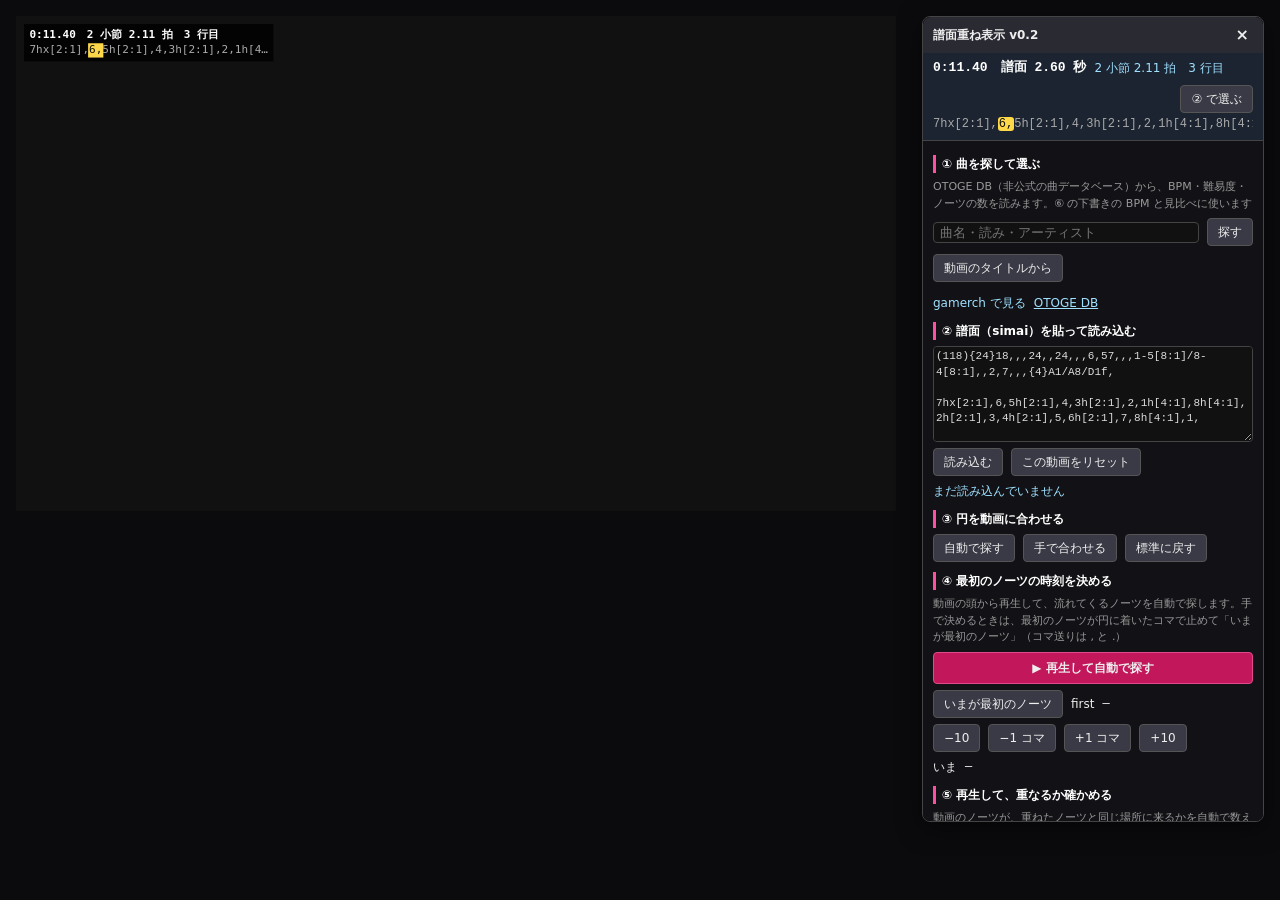
<file: tools/preview/index.html>
<!doctype html>
<meta charset="utf-8">
<title>パネルの見た目</title>
<!-- 動画は使わない。パネルの「いま」の帯と、動画の左上の表示を、決まった値で並べて見るためのページ -->
<link rel="stylesheet" href="../../extension/ui/panel.css">
<style>
  body { margin: 0; background: #0b0b0e; width: 1300px; height: 760px; font-family: system-ui; }
  #player { position: absolute; left: 16px; top: 16px; width: 880px; height: 495px; background: #111; }
  #player canvas { position: absolute; left: 0; top: 0; }
</style>
<div id="player"><canvas id="layer" width="880" height="495"></canvas></div>
<script src="../../extension/lib/simai/parse.js"></script>
<script src="../../extension/lib/simai/timing.js"></script>
<script src="../../extension/lib/geometry/geometry.js"></script>
<script src="../../extension/lib/geometry/flash.js"></script>
<script src="../../extension/lib/geometry/slide-path.js"></script>
<script src="../../extension/ui/overlay.js"></script>
<script src="../../extension/ui/panel.js"></script>
<script>
  const text = require_text();
  function require_text() {
    return '(118){24}18,,,24,,24,,,6,57,,,1-5[8:1]/8-4[8:1],,2,7,,,{4}A1/A8/D1f,\n\n7hx[2:1],6,5h[2:1],4,3h[2:1],2,1h[4:1],8h[4:1],2h[2:1],3,4h[2:1],5,6h[2:1],7,8h[4:1],1,\n\nE';
  }
  const parsed = SimaiParse.parse(text);
  const tl = SimaiTiming.buildTimeline(parsed);
  const t = 2.6; // 譜面の時刻
  const pos = SimaiTiming.positionAt(tl.tempoMap, t);
  const loc = SimaiTiming.locate(text, parsed.cells, pos.beat);
  const now = Object.assign({ video: 8.8 + t, chart: t, measure: pos.measure, beat: pos.beatInMeasure + 1 }, loc);
  const noop = new Proxy({}, { get: () => () => {} });
  const panel = new SimaiPanel.Panel(noop);
  panel.mount();
  panel.setText(text);
  panel.setPlayback({ flow: true, speed: 6.5, touchSpeed: 6.5, sound: false, volume: 0.5, soundOffsetMs: 0, hud: true });
  panel.setNow(now);
  Object.assign(panel.root.style, { top: '16px', right: '16px' });
  const ov = new SimaiOverlay.Overlay();
  ov.canvas = document.getElementById('layer');
  ov.ctx = ov.canvas.getContext('2d');
  ov.w = 880; ov.h = 495;
  ov.drawHud(now);
  document.title = 'ok';
</script>
</file>
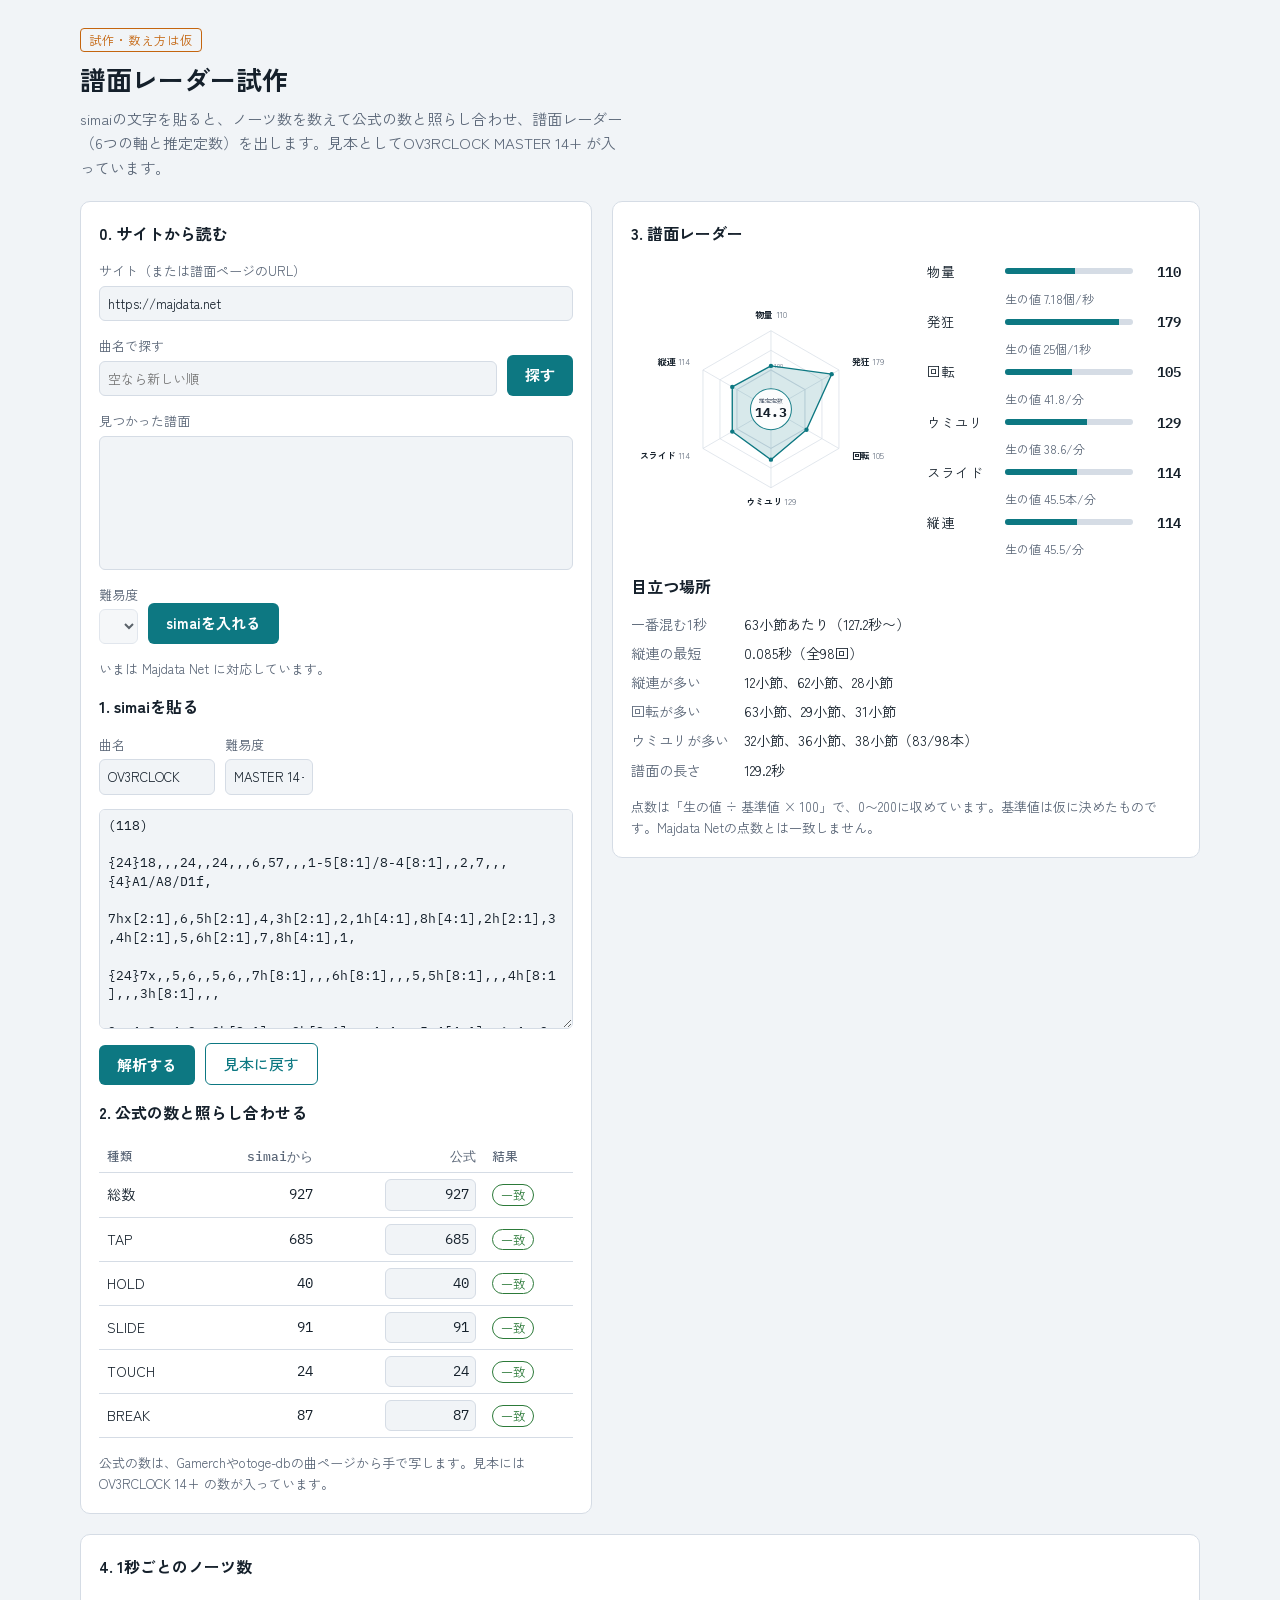
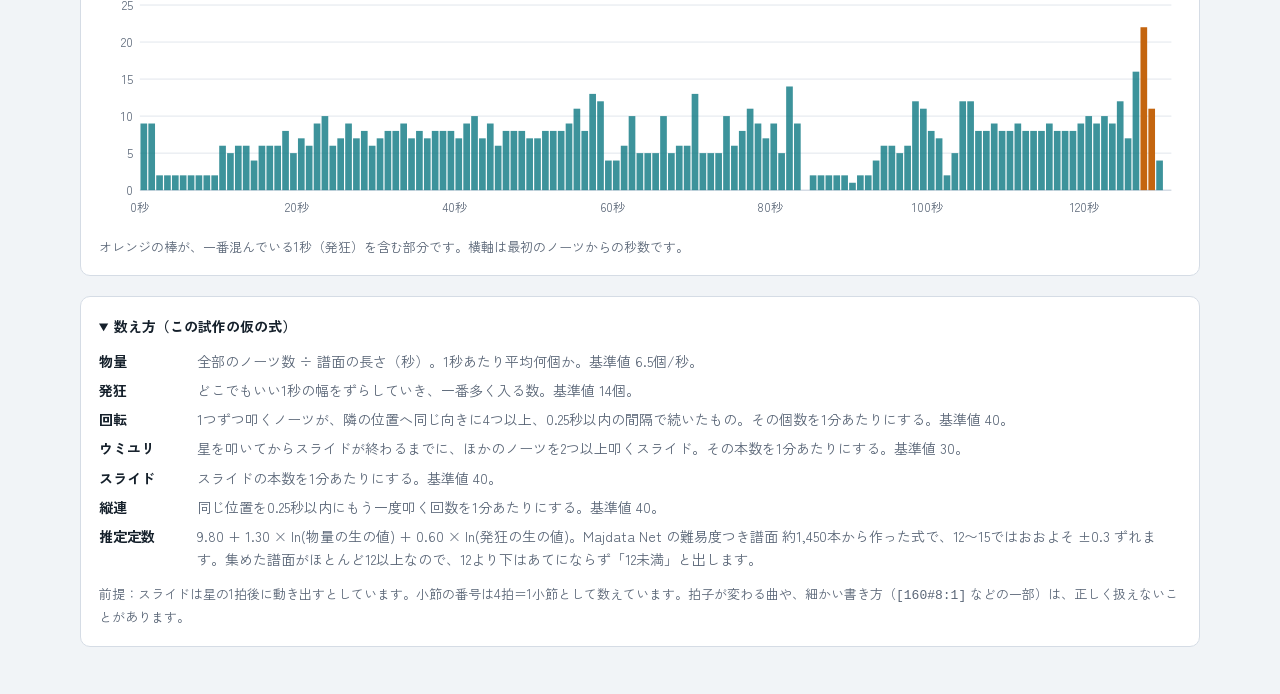
<file: tools/radar/index.html>
<!doctype html><html><head><meta charset=utf8><meta name=viewport content="width=device-width,initial-scale=1,viewport-fit=cover"><style>:root{color-scheme:light;box-sizing:border-box;padding-top:env(safe-area-inset-top,0px);padding-bottom:env(safe-area-inset-bottom,0px)}html{scroll-padding-top:env(safe-area-inset-top,0px)}body{margin:0;padding:0;font:14px -apple-system,BlinkMacSystemFont,sans-serif;background:#fff;color:#000}img{max-width:100%}[hidden]:not([hidden=until-found i]){display:none!important}</style></head><body>
<title>譜面レーダー試作</title>
<meta name="claude:viewport-fit-sides" content="cover">
<link rel="preconnect" href="https://fonts.googleapis.com">
<link rel="stylesheet" href="https://fonts.googleapis.com/css2?family=Zen+Kaku+Gothic+New:wght@400;500;700&family=IBM+Plex+Mono:wght@400;600&display=swap">
<style>
/* レイアウト：左にsimaiと数の照合、右にレーダー。下に1秒ごとの密度 */
:root {
  --bg: #f1f4f7; --surface: #ffffff; --fg: #15202b; --muted: #5a6677; --line: #d5dce5;
  --accent: #0d7882; --accent-soft: rgba(13,120,130,.16); --hot: #c4650f; --ok: #2c7a39; --ng: #b3261e;
  --font-body: "Zen Kaku Gothic New", "Hiragino Sans", "Yu Gothic", system-ui, sans-serif;
  --font-data: "IBM Plex Mono", ui-monospace, "SFMono-Regular", Menlo, monospace;
}
@media (prefers-color-scheme: dark) { :root:not([data-theme="light"]) {
  --bg: #0e1319; --surface: #161f28; --fg: #e5eaf0; --muted: #98a4b3; --line: #2a3541;
  --accent: #42c0c8; --accent-soft: rgba(66,192,200,.2); --hot: #f09d48; --ok: #6cc47a; --ng: #ff8a80; color-scheme: dark } }
:root[data-theme="dark"] {
  --bg: #0e1319; --surface: #161f28; --fg: #e5eaf0; --muted: #98a4b3; --line: #2a3541;
  --accent: #42c0c8; --accent-soft: rgba(66,192,200,.2); --hot: #f09d48; --ok: #6cc47a; --ng: #ff8a80; color-scheme: dark }

body { background: var(--bg); color: var(--fg); font-family: var(--font-body); font-size: 15px; line-height: 1.65;
  padding-left: max(16px, env(safe-area-inset-left, 0px)); padding-right: max(16px, env(safe-area-inset-right, 0px)); padding-block: 28px 48px; }
.wrap { max-width: 1120px; margin: 0 auto; display: grid; gap: 20px; }
header { display: grid; gap: 6px; }
.tag { justify-self: start; font-size: 12px; letter-spacing: .08em; color: var(--hot); border: 1px solid var(--hot); border-radius: 4px; padding: 1px 8px; }
h1 { margin: 0; font-size: 26px; font-weight: 700; text-wrap: balance; }
h2 { margin: 0; font-size: 16px; font-weight: 700; }
.lead { margin: 0; color: var(--muted); max-width: 68ch; }
.grid { display: grid; grid-template-columns: minmax(0, 1fr) minmax(0, 1.15fr); gap: 20px; align-items: start; }
@media (max-width: 880px) { .grid { grid-template-columns: minmax(0, 1fr); } }
.panel { background: var(--surface); border: 1px solid var(--line); border-radius: 10px; padding: 18px; display: grid; gap: 14px; min-width: 0; }
.row { display: flex; gap: 10px; flex-wrap: wrap; align-items: end; }
label { display: grid; gap: 4px; font-size: 13px; color: var(--muted); }
input, textarea, select { font: inherit; color: var(--fg); background: var(--bg); border: 1px solid var(--line); border-radius: 6px; padding: 6px 8px; }
input:focus-visible, textarea:focus-visible, button:focus-visible { outline: 2px solid var(--accent); outline-offset: 2px; }
#hits { width: 100%; box-sizing: border-box; }
#hits option { padding: 2px 4px; }
textarea { font-family: var(--font-data); font-size: 12.5px; line-height: 1.5; width: 100%; box-sizing: border-box; min-height: 220px; resize: vertical; }
button { font: inherit; font-weight: 700; background: var(--accent); color: var(--surface); border: 0; border-radius: 6px; padding: 8px 18px; cursor: pointer; }
button.sub { background: transparent; color: var(--accent); border: 1px solid var(--accent); font-weight: 500; }
.note { font-size: 13px; color: var(--muted); margin: 0; }
.err { font-size: 13px; color: var(--ng); margin: 0; word-break: break-all; }
table { border-collapse: collapse; width: 100%; font-size: 14px; }
th, td { text-align: left; padding: 6px 8px; border-bottom: 1px solid var(--line); }
th { font-weight: 500; color: var(--muted); font-size: 12.5px; }
td.num, th.num { text-align: right; font-family: var(--font-data); font-variant-numeric: tabular-nums; }
td input { width: 5.5em; text-align: right; font-family: var(--font-data); padding: 3px 6px; }
.pill { display: inline-block; font-size: 12px; padding: 0 8px; border-radius: 99px; }
.pill.ok { color: var(--ok); border: 1px solid var(--ok); }
.pill.ng { color: var(--ng); border: 1px solid var(--ng); }
.pill.na { color: var(--muted); border: 1px solid var(--line); }
.radar-box { display: grid; grid-template-columns: minmax(0, 1.1fr) minmax(0, 1fr); gap: 16px; align-items: center; }
@media (max-width: 560px) { .radar-box { grid-template-columns: minmax(0, 1fr); } }
svg text { font-family: var(--font-body); fill: var(--fg); }
.scores { display: grid; gap: 2px; }
.score { display: grid; grid-template-columns: 5.2em 1fr 3em; gap: 8px; align-items: center; font-size: 13.5px; }
.score .bar { height: 6px; background: var(--line); border-radius: 3px; overflow: hidden; }
.score .bar i { display: block; height: 100%; background: var(--accent); }
.score b { font-family: var(--font-data); font-weight: 600; text-align: right; font-variant-numeric: tabular-nums; }
.score small { grid-column: 2 / 4; color: var(--muted); font-size: 12px; margin-top: -2px; }
.spots { display: grid; gap: 6px; margin: 0; padding: 0; list-style: none; font-size: 14px; }
.spots li { display: grid; grid-template-columns: 7.5em 1fr; gap: 8px; }
.spots span:first-child { color: var(--muted); }
.chart-scroll { overflow-x: auto; }
.chart-scroll svg { min-width: 620px; width: 100%; height: auto; display: block; }
details { font-size: 14px; }
details summary { cursor: pointer; font-weight: 700; }
dl { display: grid; grid-template-columns: 6em minmax(0, 1fr); gap: 6px 14px; margin: 12px 0 0; }
dt { font-weight: 700; } dd { margin: 0; color: var(--muted); }
@media (prefers-reduced-motion: no-preference) { #poly { transition: d .3s; } }
</style>

<div class="wrap">
  <header>
    <span class="tag">試作・数え方は仮</span>
    <h1>譜面レーダー試作</h1>
    <p class="lead">simaiの文字を貼ると、ノーツ数を数えて公式の数と照らし合わせ、譜面レーダー（6つの軸と推定定数）を出します。見本としてOV3RCLOCK MASTER 14+ が入っています。</p>
  </header>

  <div class="grid">
    <section class="panel" aria-labelledby="h-in">
      <h2 id="h-site">0. サイトから読む</h2>
      <div class="row">
        <label style="flex:1 1 14em">サイト（または譜面ページのURL）<input id="site" value="https://majdata.net"></label>
      </div>
      <div class="row">
        <label style="flex:1 1 10em">曲名で探す<input id="q" placeholder="空なら新しい順"></label>
        <button id="find" type="button">探す</button>
      </div>
      <label>見つかった譜面<select id="hits" size="6"></select></label>
      <div class="row">
        <label>難易度<select id="lv" disabled></select></label>
        <button id="load" type="button" disabled>simaiを入れる</button>
        <button id="more" class="sub" type="button" hidden>もっと見る</button>
      </div>
      <p id="site-msg" class="note" aria-live="polite">いまは Majdata Net に対応しています。</p>
      <label class="note" id="file-box" hidden>譜面が読めないときは、ダウンロードした maidata.txt をここで開く<input id="file" type="file" accept=".txt"></label>

      <h2 id="h-in">1. simaiを貼る</h2>
      <div class="row">
        <label>曲名<input id="song" value="OV3RCLOCK" size="14"></label>
        <label>難易度<input id="diff" value="MASTER 14+" size="10"></label>
      </div>
      <textarea id="src" spellcheck="false" aria-label="simaiの文字"></textarea>
      <div class="row">
        <button id="run" type="button">解析する</button>
        <button id="sample" class="sub" type="button">見本に戻す</button>
      </div>
      <p id="err" class="err" hidden></p>

      <h2>2. 公式の数と照らし合わせる</h2>
      <table>
        <thead><tr><th>種類</th><th class="num">simaiから</th><th class="num">公式</th><th>結果</th></tr></thead>
        <tbody id="counts"></tbody>
      </table>
      <p class="note">公式の数は、Gamerchやotoge-dbの曲ページから手で写します。見本には OV3RCLOCK 14+ の数が入っています。</p>
    </section>

    <section class="panel" aria-labelledby="h-radar">
      <h2 id="h-radar">3. 譜面レーダー</h2>
      <div class="radar-box">
        <svg id="radar" viewBox="-205 -160 410 320" role="img" aria-label="物量・発狂・回転・ウミユリ・スライド・縦連のレーダーと、真ん中に推定定数"></svg>
        <div class="scores" id="scores"></div>
      </div>
      <h2>目立つ場所</h2>
      <ul class="spots" id="spots"></ul>
      <p class="note">点数は「生の値 ÷ 基準値 × 100」で、0〜200に収めています。基準値は仮に決めたものです。Majdata Netの点数とは一致しません。</p>
    </section>
  </div>

  <section class="panel" aria-labelledby="h-dens">
    <h2 id="h-dens">4. 1秒ごとのノーツ数</h2>
    <div class="chart-scroll"><svg id="dens" viewBox="0 0 900 190" role="img" aria-label="1秒ごとのノーツ数の棒グラフ"></svg></div>
    <p class="note">オレンジの棒が、一番混んでいる1秒（発狂）を含む部分です。横軸は最初のノーツからの秒数です。</p>
  </section>

  <section class="panel">
    <details open>
      <summary>数え方（この試作の仮の式）</summary>
      <dl>
        <dt>物量</dt><dd>全部のノーツ数 ÷ 譜面の長さ（秒）。1秒あたり平均何個か。基準値 6.5個/秒。</dd>
        <dt>発狂</dt><dd>どこでもいい1秒の幅をずらしていき、一番多く入る数。基準値 14個。</dd>
        <dt>回転</dt><dd>1つずつ叩くノーツが、隣の位置へ同じ向きに4つ以上、0.25秒以内の間隔で続いたもの。その個数を1分あたりにする。基準値 40。</dd>
        <dt>ウミユリ</dt><dd>星を叩いてからスライドが終わるまでに、ほかのノーツを2つ以上叩くスライド。その本数を1分あたりにする。基準値 30。</dd>
        <dt>スライド</dt><dd>スライドの本数を1分あたりにする。基準値 40。</dd>
        <dt>縦連</dt><dd>同じ位置を0.25秒以内にもう一度叩く回数を1分あたりにする。基準値 40。</dd>
        <dt>推定定数</dt><dd>9.80 + 1.30 × ln(物量の生の値) + 0.60 × ln(発狂の生の値)。Majdata Net の難易度つき譜面 約1,450本から作った式で、12〜15ではおおよそ ±0.3 ずれます。集めた譜面がほとんど12以上なので、12より下はあてにならず「12未満」と出します。</dd>
      </dl>
      <p class="note" style="margin-top:12px">前提：スライドは星の1拍後に動き出すとしています。小節の番号は4拍＝1小節として数えています。拍子が変わる曲や、細かい書き方（<code>[160#8:1]</code> などの一部）は、正しく扱えないことがあります。</p>
    </details>
  </section>
</div>

<script>
// ===== simai 解析（簡易版） =====
const SEG = '(?:V[1-8][1-8]|pp[1-8]|qq[1-8]|[-^<>vpqszw][1-8])';
const RE_SLIDE = new RegExp('^(?:([1-8])([bx]*))?((?:' + SEG + ')+)(\\[[^\\]]+\\])([bx]*)$');
const RE_HOLD = /^([1-8])([bx]*)h([bx]*)(\[[^\]]+\])?$/;
const RE_TAP = /^([1-8])([bx]*)$/;
const RE_TOUCH = /^([A-E])([1-8]?)([bfhx]*)(\[[^\]]+\])?([bfx]*)$/;

// [8:1] [160#8:1] [#1.5] [1##8:1] などから {delay, dur}（秒）
function slideLen(br, bpm) {
  const s = br.slice(1, -1);
  let m;
  if ((m = s.match(/^([\d.]+)##([\d.]+):([\d.]+)$/))) return { delay: +m[1], dur: 60 / bpm * 4 / +m[2] * +m[3] };
  if ((m = s.match(/^([\d.]+)##([\d.]+)$/))) return { delay: +m[1], dur: +m[2] };
  if ((m = s.match(/^([\d.]+)#([\d.]+):([\d.]+)$/))) return { delay: 60 / +m[1], dur: 60 / +m[1] * 4 / +m[2] * +m[3] };
  if ((m = s.match(/^#([\d.]+)$/))) return { delay: 60 / bpm, dur: +m[1] };
  if ((m = s.match(/^([\d.]+):([\d.]+)$/))) return { delay: 60 / bpm, dur: 60 / bpm * 4 / +m[1] * +m[2] };
  return null;
}

function parseSimai(src) {
  const text = src.replace(/\|\|.*$/gm, '');
  let bpm = 120, div = 4, divSec = null, t = 0, beat = 0, tok = '';
  const notes = [], errors = [];
  let first = 0;
  const fm = src.match(/&first=([\d.]+)/);
  if (fm) first = +fm[1];
  t = first;
  const emit = (token, at, b) => {
    for (let part of token.split(/[\/`]/)) {
      part = part.replace(/[?!$@]/g, '');
      if (!part) continue;
      let m;
      const base = { t: at, beat: b, measure: Math.floor(b / 4 + 1e-6) + 1 };
      if (/^[A-E]/.test(part)) {
        if ((m = part.match(RE_TOUCH))) {
          const mods = m[3] + m[5];
          notes.push({ ...base, kind: mods.includes('h') ? 'touchhold' : 'touch', zone: m[1] + m[2], brk: mods.includes('b') });
        } else errors.push(part);
        continue;
      }
      if (/^[1-8]{2,}$/.test(part)) {
        for (const d of part) notes.push({ ...base, kind: 'tap', lane: +d, brk: false, ex: false });
        continue;
      }
      if ((m = part.match(RE_TAP))) {
        notes.push({ ...base, kind: 'tap', lane: +m[1], brk: m[2].includes('b'), ex: m[2].includes('x') });
        continue;
      }
      if ((m = part.match(RE_HOLD))) {
        const mods = m[2] + m[3];
        notes.push({ ...base, kind: 'hold', lane: +m[1], brk: mods.includes('b'), ex: mods.includes('x') });
        continue;
      }
      // スライド（* で同じ星から複数）
      const pieces = part.split('*');
      const head = pieces[0].match(RE_SLIDE);
      if (!head || !head[1]) { errors.push(part); continue; }
      const lane = +head[1], smods = head[2];
      notes.push({ ...base, kind: 'star', lane, brk: smods.includes('b'), ex: smods.includes('x') });
      for (let i = 0; i < pieces.length; i++) {
        const mm = i === 0 ? head : pieces[i].match(RE_SLIDE);
        if (!mm) { errors.push(pieces[i]); continue; }
        const len = slideLen(mm[4], bpm);
        if (!len) { errors.push(pieces[i]); continue; }
        const path = mm[3];
        notes.push({ ...base, kind: 'slide', lane, end: +path[path.length - 1], shape: path,
          start: at + len.delay, dur: len.dur, brk: mm[5].includes('b') });
      }
    }
  };
  for (let i = 0; i < text.length; i++) {
    const c = text[i];
    if (c === '(') { const j = text.indexOf(')', i); bpm = parseFloat(text.slice(i + 1, j)); i = j; continue; }
    if (c === '{') {
      const j = text.indexOf('}', i); const inner = text.slice(i + 1, j);
      if (inner.startsWith('#')) { divSec = parseFloat(inner.slice(1)); } else { div = parseFloat(inner); divSec = null; }
      i = j; continue;
    }
    if (c === '&') { const j = text.indexOf('\n', i); i = j < 0 ? text.length : j; continue; }
    if (c === ',') {
      const tk = tok.trim();
      if (tk && tk !== 'E') emit(tk, t, beat);
      tok = '';
      if (divSec != null) { t += divSec; beat += divSec * bpm / 60; }
      else { t += 60 / bpm * 4 / div; beat += 4 / div; }
      continue;
    }
    if (/\s/.test(c)) continue;
    tok += c;
  }
  const tk = tok.trim();
  if (tk && tk !== 'E') emit(tk, t, beat);
  return { notes, errors, bpm };
}

function countNotes(notes) {
  const c = { total: 0, tap: 0, hold: 0, slide: 0, touch: 0, brk: 0 };
  for (const n of notes) {
    c.total++;
    if (n.brk) { c.brk++; continue; }
    if (n.kind === 'tap' || n.kind === 'star') c.tap++;
    else if (n.kind === 'hold' || n.kind === 'touchhold') c.hold++;
    else if (n.kind === 'slide') c.slide++;
    else if (n.kind === 'touch') c.touch++;
  }
  return c;
}

// ===== 分析（仮の式） =====
const hitTime = n => n.kind === 'slide' ? n.start : n.t;
const isTapLike = n => n.kind === 'tap' || n.kind === 'star' || n.kind === 'hold';

const ANCHOR = { note: 6.5, peak: 14, swipe: 40, umiyuri: 30, slide: 40, jack: 40 };

function analyze(notes) {
  const times = notes.map(hitTime).sort((a, b) => a - b);
  const endT = Math.max(...notes.map(n => n.kind === 'slide' ? n.start + n.dur : n.t));
  const startT = times[0];
  const dur = Math.max(1, endT - startT);
  const perMin = 60 / dur;

  // Peak：1秒の窓で一番多い数
  let peak = 0, peakAt = startT, j = 0;
  for (let i = 0; i < times.length; i++) {
    while (times[i] - times[j] >= 1.0) j++;
    if (i - j + 1 > peak) { peak = i - j + 1; peakAt = times[j]; }
  }
  const peakNote = notes.find(n => Math.abs(hitTime(n) - peakAt) < 1e-6);

  // Jack：同じ位置を0.25秒以内にもう一度
  const byLane = {};
  for (const n of notes) if (isTapLike(n)) (byLane[n.lane] ||= []).push(n);
  let jack = 0, jackMin = Infinity; const jackMeasures = {};
  for (const arr of Object.values(byLane)) {
    arr.sort((a, b) => a.t - b.t);
    for (let i = 1; i < arr.length; i++) {
      const g = arr[i].t - arr[i - 1].t;
      if (g > 1e-4 && g <= 0.25) { jack++; jackMin = Math.min(jackMin, g); jackMeasures[arr[i].measure] = (jackMeasures[arr[i].measure] || 0) + 1; }
    }
  }

  // Swipe：1つずつ叩くノーツが、隣の位置へ同じ向きに4つ以上続く
  const groups = new Map();
  for (const n of notes) if (isTapLike(n) || n.kind === 'touch') {
    const k = n.t.toFixed(4); (groups.get(k) || groups.set(k, []).get(k)).push(n);
  }
  const singles = [...groups.values()].sort((a, b) => a[0].t - b[0].t);
  let swipe = 0, run = 1, dir = 0; const swipeMeasures = {};
  const flush = (endIdx) => {
    if (run >= 4) { swipe += run; for (let k = endIdx - run + 1; k <= endIdx; k++) { const m = singles[k][0].measure; swipeMeasures[m] = (swipeMeasures[m] || 0) + 1; } }
  };
  for (let i = 1; i < singles.length; i++) {
    const a = singles[i - 1], b = singles[i];
    const ok = a.length === 1 && b.length === 1 && isTapLike(a[0]) && isTapLike(b[0]) && b[0].t - a[0].t <= 0.25;
    let d = 0;
    if (ok) { const diff = ((b[0].lane - a[0].lane) + 8) % 8; d = diff === 1 ? 1 : diff === 7 ? -1 : 0; }
    if (d !== 0 && (run === 1 || d === dir)) { run++; dir = d; }
    else { flush(i - 1); run = d !== 0 ? 2 : 1; dir = d; }
  }
  flush(singles.length - 1);

  // ウミユリ風：スライドが動いている間に、ほかのノーツを2つ以上叩く
  const others = notes.filter(n => n.kind !== 'slide').map(n => n.t).sort((a, b) => a - b);
  let umiyuri = 0; const umiMeasures = {};
  const slides = notes.filter(n => n.kind === 'slide');
  for (const s of slides) {
    const k = others.filter(x => x > s.t + 1e-4 && x < s.start + s.dur - 1e-4).length;
    if (k >= 2) { umiyuri++; umiMeasures[s.measure] = (umiMeasures[s.measure] || 0) + 1; }
  }

  const raw = {
    note: notes.length / dur,
    peak,
    swipe: swipe * perMin,
    umiyuri: umiyuri * perMin,
    slide: slides.length * perMin,
    jack: jack * perMin,
  };
  const score = {};
  for (const k in raw) score[k] = Math.max(0, Math.min(200, raw[k] / ANCHOR[k] * 100));
  // 推定定数：Majdata Net の難易度つき譜面から最小二乗で作った仮の式（12未満はデータが少なく当たらない）
  const est = 9.7987 + 1.2996 * Math.log(Math.max(raw.note, 0.1)) + 0.5983 * Math.log(Math.max(peak, 1));

  // 1秒ごとの数
  const bins = new Array(Math.ceil(endT - startT) + 1).fill(0);
  for (const x of times) bins[Math.floor(x - startT)]++;

  const top = obj => Object.entries(obj).sort((a, b) => b[1] - a[1]).slice(0, 3).map(([m, v]) => ({ m: +m, v }));
  return {
    dur, startT, raw, score, bins, est,
    detail: {
      peakMeasure: peakNote ? peakNote.measure : null, peakAt: peakAt - startT,
      jackCount: jack, jackMin: isFinite(jackMin) ? jackMin : null, jackTop: top(jackMeasures),
      swipeCount: swipe, swipeTop: top(swipeMeasures),
      umiyuriCount: umiyuri, slideCount: slides.length, umiTop: top(umiMeasures),
    },
  };
}

if (typeof module !== 'undefined') module.exports = { parseSimai, countNotes, analyze };

const SAMPLE = String.raw`(118)

{24}18,,,24,,24,,,6,57,,,1-5[8:1]/8-4[8:1],,2,7,,,{4}A1/A8/D1f,

7hx[2:1],6,5h[2:1],4,3h[2:1],2,1h[4:1],8h[4:1],2h[2:1],3,4h[2:1],5,6h[2:1],7,8h[4:1],1,

{24}7x,,5,6,,5,6,,7h[8:1],,,6h[8:1],,,5,5h[8:1],,,4h[8:1],,,3h[8:1],,,

2,,4,3,,4,3,,2h[8:1],,,3h[8:1],,,4,4,,,5p4[4:1],,6,4,,3,

{4}5x,{24},,2,1,,,34,,,6h[12:1],,5,,,7,8,,,18,,,3h[12:1],,4,,,2,1,,,8h[12:1],,1,,,67,,,5,4,,,

3x/4x,,4,3,,4,2,,4,1,,4,{8}8h[8:3],E3,E1,E7,{24}65,,5,6,,5,7,,5,8,,5,{8}1h[8:3],E7,E1,E3,

{24}3,4,3,4,3,4,3,4,3,7,,,6,5,6,5,6,5,6-3[12:1],5,6,2,,,{2}A7/A8/D8f,{24}12,,12,,,5,4b/6b,,,1b/7b,,,


1x/2x^7[8:1],,3,4,,4,2,,5,,,6,6-4[8:1],,4,4-8[8:1],,,3,,,1,,,

3v6[8:1],,2,1,,1,3,,8,,,7,5,,5,4,,4,2,,2,{8}7-2[8:1],

5b,4/7-4[8:1],3,7-2[8:1]/8,2,6/7-4[8:1],4,78,

{24}2x,,2,4,,4,5x,,5,7,,7,2x,,2b/4b,,,4b/5b,,,6,5b/7b,,,

8x/7x^2[8:1],,6,5,,5,7,,4,,,3,3-5[8:1],,5,5-1[8:1],,,6,,,8,,,

6xv3[8:1],,7,8,,8,6,,1,,,2,4,,4,5,,5,7,,7,{8}2-7[8:1],

4b,5/2-5[8:1],6,2-7[8:1]/1,7,3/2-5[8:1],5,21,

{24}6x,,6,8,,8,1x,,1,3,,3,6,5,7,4,8,3,12,,3,4,,,


3b/8b,,2,1,,{8}3/8v5[12:1],1,3v6[12:1]/8,2,3/8v5[12:1],1,{24}8,

2x,,2,4,,4,5,,5,7,,7,{8}1^4[8:1]*-5[8:1],28,1x,,

{24}2b/6b,,7,8,,{8}6/1v4[12:1],8,6v3[12:1]/1,7,6/1v4[12:1],8,{24}1,

7,,7,5,,5,4,,4,2,,2,{8}8^5[8:1]*-4[8:1],71,8x,,

{24}2b/6b,,3,4,,{8}2/5v8[12:1],4,2v7[12:1]/5,3,2/5v8[12:1],4,{24}5,

3,,3,1,,1,8,,8,6,,6,1^4[8:1],,,26,,,5b,6,7,8,,,

3x,4,3,5,4,5,3,4,2,5,4,6,1,,1,7,,7,5,,5,3,,3,

8x,1,2,3,4,5,1x,2,3,4,5,6,{8}1h[24:1]/7h[24:1],4h[24:1]/5h[24:1],2h[24:1]/8h[24:1],1b/7b,


B4/B5f/D4/D6/E4/E6,,3h[8:1],1b,5/6h[8:1],8b,3h[8:1]/4,1b,

5/6h[8:1],8b,3h[8:1]/4,1b,5/6h[8:1],8b,{48}2,3,4,5,6,7,{8}8,

2x-5[8:1],5-8[8:1],8p3[4:1]b,,3-6-1[4:1],6,1p4[4:1]b,,

4x-7-2[4:1],7,2pp5[4:1]b,,5,5,{48}6,7,8,1,2,3,{8}4,

3x/6x,,1/2h[8:1],4b,7h[8:1]/8,5b,1/2h[8:1],4b,

7h[8:1]/8,5b,1/2h[8:1],4b,{12}2x/5x,3x/6x,4x/7x,{48}8,7,6,5,4,3,{8}2,

7x-4[8:1],4-1[8:1],1q6[4:1]b,,6-3-8[4:1],3,8q5[4:1]b,,

5x-2-7[4:1],2,7qq4[4:1]b,,4,4,{48}3,2,1,8,7,6,{8}5,

2b-6[12:1],1b-5[12:1]/3,2b/8,1b,8b-4[12:1],1/7b-3[12:1],6/8b,7b,

{24}1b,2,3,48,,37,{8}3b/7b,4b/5b^8[12:1],5b^2[12:1]/7b,3/5-1[12:1],5,5,

2b,{24}3,4,3,7b,,,6,5,6,2bw6[8:1],,2,1,,1,{4}2b,

{24}4x,,4,3,,3,2,,2,1,,1,2x/8x,3,4,15,6,7,48,1,2,37,4,5,{1}2bp7[2:1]/6bp3[2:1],


{2}1xq5[2:1],6q2[2:1],4V28[2:1],7V53[2:1],1s5[2:1],6z2[2:1],1q4[2:1],{4}7-3[8:1],7,

{8}1x-5[8:1],2,8-4[8:1],7,2-6[8:1],3,1-5[8:1],8,3-7[8:1],2,6-2[8:1],5,{2}1pp4[4:1],

{24}7,6,5,7,6,5,7,6,5,7,6,5,2,3,4,2,3,4,2,3,4,2,3,4,

15,,,27,,27,,,6,5,,,2-7[12:1]/4-7[12:1],,24,,,1,{4}2b/4b,


{1}1x>5[2:1]/5x<1[2:1]b,

{24}4x/5x,,3,3x/4x,,6,5x/6x,,3,2x/4x,,6,5x/7x,,2,1x/4x,,7,5x/8x,,,B1f/B8/D2/D8/E2/E8,,,

4xv7[8:1]/5x,,3,4,,2,4,,1,,,8,6,,7,6,,,5/6h[8:1],4,3,2^7[8:1],,5,

5b,,,2^5[8:1]/3,,,6,,1,2^7[8:1],,,6,,3,2^5[8:1],,,6,,1,2,,,

7,,7,5-1[12:1],,4,5,,6,5,,,28,,1b/3b,,,4b/5b,,,6,5b/7b,,,

1xv6[8:1]/8x,,2,1,,3,1,,4,,,5,7-2[8:1],,6,7,,,17,,,3,,,

5xv2[8:1]/4x,,6,5,,7,5,,8,,,1,3x,,2,3,,,4/3h[8:1],5,6,7^2[8:1],,5,

5b,,,7^4[8:1]/6,,,3,,8,7^2[8:1],,,3,,6,7^4[8:1],,,3,,8,7,,,

2,,2,4-7[12:1],,5,4,,3,4,,,3,2,1,8,,15,,,2,1,,8v5[12:1],


1x,,2,1,,3v6[12:1]/8,,,2,1,,3/8v5[12:1],,,1,2,,38,,,1,6,,1bv4[12:1]/7b,

,,7,8,,6v3[12:1]/1,,,8,7,,6/1v4[12:1],,,7,8,,15,6b,7b,8b,1b,,,

3,4,3,6,5,6,2,3,2,7,6,7,1b,,1,3b,,3,6b,,6,8b,,8,

{48}2x,3,4,5,{24}6,8,8,8,{48}5,4,3,2,{24}1,7,7,7,

{48}2x,3,4,5,6,7,2x,3,4,5,6,7,2x,3,4,5,6,7,2x,3,4,5,6,7,

{24}1b/8b,,2,2^7[8:1],,7b,,,2,2,,{96}6b,5b,4b,3b,{2},{1},,,,E`;
const OFFICIAL_SAMPLE = { total: 927, tap: 685, hold: 40, slide: 91, touch: 24, brk: 87 };
const AXES = [
  // 上から時計回り：物量・発狂・回転・ウミユリ・スライド・縦連
  ['note', '物量', v => v.toFixed(2) + '個/秒'],
  ['peak', '発狂', v => v + '個/1秒'],
  ['swipe', '回転', v => v.toFixed(1) + '/分'],
  ['umiyuri', 'ウミユリ', v => v.toFixed(1) + '/分'],
  ['slide', 'スライド', v => v.toFixed(1) + '本/分'],
  ['jack', '縦連', v => v.toFixed(1) + '/分'],
];
const estText = e => e < 12 ? '12未満' : Math.min(e, 15).toFixed(1);
const KINDS = [['total', '総数'], ['tap', 'TAP'], ['hold', 'HOLD'], ['slide', 'SLIDE'], ['touch', 'TOUCH'], ['brk', 'BREAK']];
const $ = id => document.getElementById(id);
const NS = 'http://www.w3.org/2000/svg';
const el = (tag, attrs, text) => { const e = document.createElementNS(NS, tag); for (const k in attrs) e.setAttribute(k, attrs[k]); if (text != null) e.textContent = text; return e; };

let official = { ...OFFICIAL_SAMPLE };
let lastCount = null;

function renderCounts(c) {
  lastCount = c;
  const tb = $('counts'); tb.textContent = '';
  for (const [k, name] of KINDS) {
    const tr = document.createElement('tr');
    const has = official[k] !== '' && official[k] != null && !isNaN(official[k]);
    const ok = has && +official[k] === c[k];
    tr.innerHTML = `<td>${name}</td><td class="num">${c[k]}</td><td class="num"><input id="off-${k}" inputmode="numeric" aria-label="公式の${name}" value="${has ? official[k] : ''}"></td>` +
      `<td>${has ? (ok ? '<span class="pill ok">一致</span>' : `<span class="pill ng">差 ${c[k] - official[k] > 0 ? '+' : ''}${c[k] - official[k]}</span>`) : '<span class="pill na">未入力</span>'}</td>`;
    tb.appendChild(tr);
  }
  tb.querySelectorAll('input').forEach(inp => inp.addEventListener('change', () => {
    official[inp.id.slice(4)] = inp.value.trim() === '' ? '' : +inp.value; renderCounts(lastCount);
  }));
}

function renderRadar(score, est) {
  const svg = $('radar'); svg.textContent = '';
  const R = 115, n = AXES.length;
  const pt = (i, r) => { const a = -Math.PI / 2 + i * 2 * Math.PI / n; return [r * Math.cos(a), r * Math.sin(a)]; };
  for (const lv of [50, 100, 150, 200]) {
    const pts = AXES.map((_, i) => pt(i, R * lv / 200).join(',')).join(' ');
    svg.appendChild(el('polygon', { points: pts, fill: 'none', stroke: 'var(--line)', 'stroke-width': lv === 100 ? 1.6 : 1 }));
  }
  AXES.forEach((_, i) => { const [x, y] = pt(i, R); svg.appendChild(el('line', { x1: 0, y1: 0, x2: x, y2: y, stroke: 'var(--line)' })); });
  svg.appendChild(el('text', { x: 4, y: -R / 2 - 3, 'font-size': 9, style: 'fill:var(--muted)' }, '100'));
  const pts = AXES.map(([k], i) => pt(i, R * score[k] / 200).join(',')).join(' ');
  svg.appendChild(el('polygon', { id: 'poly', points: pts, fill: 'var(--accent-soft)', stroke: 'var(--accent)', 'stroke-width': 2, 'stroke-linejoin': 'round' }));
  AXES.forEach(([k], i) => { const [x, y] = pt(i, R * score[k] / 200); svg.appendChild(el('circle', { cx: x, cy: y, r: 3.2, fill: 'var(--accent)' })); });
  AXES.forEach(([k, name], i) => {
    const [x, y] = pt(i, R + 22);
    const anchor = Math.abs(x) < 5 ? 'middle' : x > 0 ? 'start' : 'end';
    const t = el('text', { x, y: y + 4, 'text-anchor': anchor, 'font-size': 13, 'font-weight': 700 }, name);
    const s = el('tspan', { dx: 5, 'font-weight': 400, style: 'fill:var(--muted)' }, Math.round(score[k]));
    t.appendChild(s); svg.appendChild(t);
  });
  // 真ん中に推定定数
  svg.appendChild(el('circle', { cx: 0, cy: 0, r: 30, fill: 'var(--surface)', stroke: 'var(--accent)', 'stroke-width': 1.5, opacity: .94 }));
  svg.appendChild(el('text', { x: 0, y: -9, 'text-anchor': 'middle', 'font-size': 8.5, style: 'fill:var(--muted)' }, '推定定数'));
  svg.appendChild(el('text', { x: 0, y: 12, 'text-anchor': 'middle', 'font-size': est < 12 ? 12 : 19, 'font-weight': 700, style: 'font-family:var(--font-data)' }, estText(est)));
}

function renderScores(a) {
  const box = $('scores'); box.textContent = '';
  for (const [k, name, fmt] of AXES) {
    const d = document.createElement('div'); d.className = 'score';
    d.innerHTML = `<span>${name}</span><span class="bar"><i style="width:${a.score[k] / 2}%"></i></span><b>${Math.round(a.score[k])}</b><small>生の値 ${fmt(a.raw[k])}</small>`;
    box.appendChild(d);
  }
}

function renderSpots(a) {
  const d = a.detail, ul = $('spots'); ul.textContent = '';
  const ms = arr => arr.length ? arr.map(o => `${o.m}小節`).join('、') : 'なし';
  const rows = [
    ['一番混む1秒', d.peakMeasure ? `${d.peakMeasure}小節あたり（${d.peakAt.toFixed(1)}秒〜）` : 'なし'],
    ['縦連の最短', d.jackMin ? `${d.jackMin.toFixed(3)}秒（全${d.jackCount}回）` : 'なし'],
    ['縦連が多い', ms(d.jackTop)],
    ['回転が多い', ms(d.swipeTop)],
    ['ウミユリが多い', `${ms(d.umiTop)}（${d.umiyuriCount}/${d.slideCount}本）`],
    ['譜面の長さ', `${a.dur.toFixed(1)}秒`],
  ];
  for (const [k, v] of rows) { const li = document.createElement('li'); li.innerHTML = `<span>${k}</span><span>${v}</span>`; ul.appendChild(li); }
}

function renderDensity(a) {
  const svg = $('dens'); svg.textContent = '';
  const W = 900, H = 190, L = 34, B = 26, T = 10, Rr = 8;
  const bins = a.bins, max = Math.max(...bins), yMax = Math.ceil(max / 5) * 5 || 5;
  const bw = (W - L - Rr) / bins.length;
  const y = v => H - B - (H - B - T) * v / yMax;
  for (let v = 0; v <= yMax; v += 5) {
    svg.appendChild(el('line', { x1: L, x2: W - Rr, y1: y(v), y2: y(v), stroke: 'var(--line)', 'stroke-width': v === 0 ? 1.2 : .6 }));
    svg.appendChild(el('text', { x: L - 6, y: y(v) + 4, 'text-anchor': 'end', 'font-size': 10, style: 'fill:var(--muted)' }, v));
  }
  const pk = Math.floor(a.detail.peakAt);
  bins.forEach((v, i) => {
    const hot = i === pk || i === pk + 1;
    const r = el('rect', { x: L + i * bw + .5, y: y(v), width: Math.max(1, bw - 1), height: H - B - y(v), fill: hot ? 'var(--hot)' : 'var(--accent)', opacity: hot ? 1 : .8 });
    r.appendChild(el('title', {}, `${i}〜${i + 1}秒：${v}個`)); svg.appendChild(r);
  });
  for (let s = 0; s <= bins.length; s += 20) {
    svg.appendChild(el('text', { x: L + s * bw, y: H - 8, 'text-anchor': 'middle', 'font-size': 10, style: 'fill:var(--muted)' }, s + '秒'));
  }
}

function run() {
  const err = $('err'); err.hidden = true;
  const r = parseSimai($('src').value);
  if (!r.notes.length) { err.textContent = 'ノーツが見つかりませんでした。simaiの文字（例：(118){24}18,,,24,…）を貼ってください。'; err.hidden = false; return; }
  if (r.errors.length) { err.textContent = `読めなかった書き方が ${r.errors.length} か所あります（数に入っていません）：` + r.errors.slice(0, 8).join('  '); err.hidden = false; }
  renderCounts(countNotes(r.notes));
  const a = analyze(r.notes);
  renderRadar(a.score, a.est); renderScores(a); renderSpots(a); renderDensity(a);
}

let lastSrc = SAMPLE.trim();
$('run').addEventListener('click', () => {
  const now = $('src').value.trim();
  if (now !== lastSrc) { official = {}; for (const [k] of KINDS) official[k] = ''; lastSrc = now; }
  run();
});
$('sample').addEventListener('click', () => { $('src').value = SAMPLE; lastSrc = SAMPLE.trim(); $('song').value = 'OV3RCLOCK'; $('diff').value = 'MASTER 14+'; official = { ...OFFICIAL_SAMPLE }; run(); });
// ===== サイトから読む（Majdata Net） =====
// 一覧は majdata.net の API から直接読める。譜面ファイルは cdn.majdata.net にあり、
// ほかのページからは読めないので、radar-server.js（docker compose up radar）経由で読む。
const LV_NAMES = ['EASY', 'BASIC', 'ADVANCED', 'EXPERT', 'MASTER', 'Re:MASTER', 'UTAGE'];
const MJ_API = 'https://majdata.net/api3/api/maichart';
const viaProxy = /^https?:$/.test(location.protocol) && location.pathname.split('/').length <= 2;
const mjUrl = path => viaProxy ? location.origin + '/majdata/api3/api/maichart' + path : MJ_API + path;
let hits = [], page = 0, query = '';

function siteMsg(text, bad) { const m = $('site-msg'); m.textContent = text; m.className = bad ? 'err' : 'note'; }

// maidata.txt を &名前=値 に分ける（値は次の & 行まで続く）
function parseMaidata(txt) {
  const out = {};
  for (const block of ('\n' + txt.replace(/\r/g, '')).split(/\n&/).slice(1)) {
    const i = block.indexOf('=');
    if (i > 0) out[block.slice(0, i).trim()] = block.slice(i + 1).trim();
  }
  return out;
}

async function findCharts(more) {
  const site = $('site').value.trim();
  if (!/majdata\.net/i.test(site)) { siteMsg('このサイトにはまだ対応していません。いまは https://majdata.net だけです。', true); return; }
  // 譜面ページのURLが入っていたら、その1曲だけ出す
  const id = site.match(/[0-9a-f]{8}-[0-9a-f]{4}-[0-9a-f]{4}-[0-9a-f]{4}-[0-9a-f]{12}/i);
  if (!more) { page = 0; hits = []; query = $('q').value.trim(); }
  siteMsg('探しています…');
  try {
    let list;
    if (id && !more) {
      const r = await fetch(MJ_API + '/' + id[0] + '/summary');
      list = r.ok ? [await r.json()] : [];
    } else {
      const r = await fetch(`${MJ_API}/list?search=${encodeURIComponent(query)}&page=${page}`);
      if (!r.ok) throw new Error('HTTP ' + r.status);
      list = await r.json();
    }
    hits = hits.concat(list);
    page++;
    $('more').hidden = !!id || list.length < 30;
    renderHits();
    siteMsg(hits.length ? `${hits.length}件。譜面と難易度を選んでください。` : '見つかりませんでした。英語・日本語どちらの曲名でも試してください。', !hits.length);
  } catch (e) { siteMsg('一覧を読めませんでした：' + e.message, true); }
}

function renderHits() {
  const sel = $('hits'), keep = sel.value; sel.textContent = '';
  hits.forEach((h, i) => {
    const lv = h.levels.map((v, k) => v ? `${LV_NAMES[k][0] === 'R' ? 'Re' : LV_NAMES[k].slice(0, 3)} ${v}` : '').filter(Boolean).join(' / ');
    const o = new Option(`${h.title}　— ${h.artist}（譜面: ${h.designer}）　${lv}`, i);
    sel.add(o);
  });
  if (keep) sel.value = keep;
  if (sel.selectedIndex < 0 && hits.length) sel.selectedIndex = 0;
  pickHit();
}

function pickHit() {
  const h = hits[$('hits').value], lv = $('lv'); lv.textContent = '';
  if (!h) { lv.disabled = $('load').disabled = true; return; }
  h.levels.forEach((v, k) => { if (v) lv.add(new Option(`${LV_NAMES[k]} ${v}`, k + 1)); });
  const master = [...lv.options].findIndex(o => o.value === '5');
  lv.selectedIndex = master >= 0 ? master : lv.options.length - 1;
  lv.disabled = $('load').disabled = !lv.options.length;
}

function useMaidata(txt, h, n) {
  const d = parseMaidata(txt);
  const nums = Object.keys(d).filter(k => /^inote_\d$/.test(k) && d[k]).map(k => +k.slice(6));
  if (!n || !d['inote_' + n]) n = nums.includes(5) ? 5 : nums.sort().pop();
  if (!n) { siteMsg('この maidata.txt には譜面（&inote_）がありませんでした。', true); return; }
  const first = d['first_' + n] || d.first || '0';
  $('src').value = `&first=${first}\n` + d['inote_' + n];
  $('song').value = d.title || (h && h.title) || '';
  $('diff').value = `${LV_NAMES[n - 1] || 'inote_' + n} ${d['lv_' + n] || ''}`.trim();
  official = {}; for (const [k] of KINDS) official[k] = '';
  lastSrc = $('src').value.trim();
  run();
  siteMsg(`「${$('song').value}」${$('diff').value} を入れて解析しました。公式の数は手で入れてください。`);
}

async function loadChart() {
  const h = hits[$('hits').value], n = +$('lv').value;
  if (!h) return;
  siteMsg('譜面を読んでいます…');
  try {
    const r = await fetch(mjUrl('/' + h.id + '/chart'));
    if (!r.ok) throw new Error('HTTP ' + r.status);
    useMaidata(await r.text(), h, n);
    $('file-box').hidden = true;
  } catch (e) {
    const how = viaProxy ? '' : 'このページを直接開いていると、Majdata の決まりで譜面ファイルを読めません。docker compose up radar で http://localhost:8787/ から開くか、';
    $('site-msg').className = 'err';
    $('site-msg').innerHTML = `譜面を読めませんでした（${e.message}）。${how}<a href="${MJ_API}/${h.id}/chart" target="_blank" rel="noopener">maidata.txt をダウンロード</a>して下で開いてください。`;
    $('file-box').hidden = false;
  }
}

$('find').addEventListener('click', () => findCharts(false));
$('q').addEventListener('keydown', e => { if (e.key === 'Enter') findCharts(false); });
$('more').addEventListener('click', () => findCharts(true));
$('hits').addEventListener('change', pickHit);
$('hits').addEventListener('dblclick', loadChart);
$('load').addEventListener('click', loadChart);
$('file').addEventListener('change', async () => {
  const f = $('file').files[0]; if (!f) return;
  useMaidata(await f.text(), hits[$('hits').value], +$('lv').value);
});

$('src').value = SAMPLE;
run();
</script>

</body></html>
</file>
<file: extension/ui/panel.css>
/* 透明な層。普段はクリックを通す */
.simai-overlay-layer {
  position: absolute;
  pointer-events: none;
  z-index: 30;
}
/* 位置合わせ中だけクリックを受ける */
.simai-overlay-layer.simai-overlay-interactive {
  pointer-events: auto;
  cursor: crosshair;
  z-index: 1000;
}

.simai-panel {
  position: fixed;
  top: 72px;
  right: 16px;
  width: 340px;
  max-height: calc(100vh - 96px);
  overflow: auto;
  z-index: 2147483000;
  background: rgba(20, 20, 24, 0.94);
  color: #eee;
  border: 1px solid #444;
  border-radius: 8px;
  font: 12px/1.5 system-ui, "Yu Gothic UI", "Meiryo", sans-serif;
  box-shadow: 0 6px 24px rgba(0, 0, 0, 0.5);
}
.simai-p-head {
  display: flex;
  justify-content: space-between;
  align-items: center;
  padding: 6px 10px;
  background: #2a2a32;
  border-radius: 8px 8px 0 0;
  cursor: move;
  font-weight: bold;
  user-select: none;
}
.simai-p-body {
  display: flex;
  flex-direction: column;
  gap: 6px;
  padding: 10px;
}
.simai-panel button {
  background: #3a3a46;
  color: #eee;
  border: 1px solid #555;
  border-radius: 4px;
  padding: 4px 10px;
  font: inherit;
  cursor: pointer;
}
.simai-panel button:hover {
  background: #4a4a5a;
}
.simai-panel .simai-p-x {
  background: none;
  border: none;
  font-size: 16px;
  padding: 0 4px;
}
.simai-p-text {
  height: 90px;
  resize: vertical;
  background: #111;
  color: #ddd;
  border: 1px solid #444;
  border-radius: 4px;
  font: 11px/1.4 ui-monospace, Consolas, monospace;
}
.simai-p-row {
  display: flex;
  flex-wrap: wrap;
  align-items: center;
  gap: 8px;
}
.simai-p-row label {
  display: inline-flex;
  align-items: center;
  gap: 3px;
}
.simai-p-num {
  width: 52px;
  background: #111;
  color: #ddd;
  border: 1px solid #444;
  border-radius: 3px;
}
.simai-p-mono {
  font-family: ui-monospace, Consolas, monospace;
}
.simai-p-counts {
  color: #9fe0ff;
}
.simai-p-warn {
  margin: 0;
  padding-left: 16px;
  color: #ffb36b;
}
.simai-p-warn:empty {
  display: none;
}
.simai-p-hint {
  color: #ff9ccc;
}
.simai-p-hint:empty {
  display: none;
}
.simai-panel hr {
  width: 100%;
  border: none;
  border-top: 1px solid #3a3a3a;
  margin: 2px 0;
}
.simai-p-range {
  width: 90px;
}
.simai-p-hint-static {
  color: #999;
  font-size: 11px;
}
.simai-p-step {
  margin-top: 4px;
  font-weight: bold;
  color: #fff;
  border-left: 3px solid #ff4fa3;
  padding-left: 6px;
}
.simai-panel .simai-p-main {
  background: #c2185b;
  border-color: #e04a8a;
  font-weight: bold;
  padding: 6px 10px;
}
.simai-panel .simai-p-main:hover {
  background: #d81b60;
}
.simai-p-score {
  font-size: 14px;
  font-weight: bold;
  color: #bbb;
}
.simai-p-good { color: #6be38a; }
.simai-p-soso { color: #ffd84a; }
.simai-p-bad { color: #ff6b6b; }
.simai-p-legend {
  color: #aaa;
  font-size: 11px;
}
.simai-p-more summary {
  cursor: pointer;
  color: #ccc;
}
.simai-p-more > div {
  margin-top: 6px;
}
.simai-p-query {
  flex: 1;
  min-width: 120px;
  background: #111;
  color: #ddd;
  border: 1px solid #444;
  border-radius: 4px;
  padding: 2px 6px;
}
.simai-p-select {
  width: 100%;
  background: #111;
  color: #ddd;
  border: 1px solid #444;
  border-radius: 4px;
}
.simai-p-song-info {
  white-space: pre-line;
}
.simai-p-links a {
  color: #9fe0ff;
}
/* 上の見出しと「いまの場所」は、パネルを下へ動かしても見えるように固定 */
.simai-p-top {
  position: sticky;
  top: 0;
  z-index: 1;
}
.simai-p-now {
  display: flex;
  flex-direction: column;
  gap: 2px;
  padding: 6px 10px;
  background: #1b2430;
  border-bottom: 1px solid #444;
}
.simai-p-now[hidden] {
  display: none;
}
.simai-p-now-time {
  font: bold 13px/1.4 ui-monospace, Consolas, monospace;
  color: #fff;
}
.simai-p-now-where {
  color: #9fe0ff;
}
.simai-p-now-jump {
  margin-left: auto;
}
.simai-p-now-line {
  font: 12px/1.6 ui-monospace, Consolas, monospace;
  white-space: pre;
  overflow-x: auto;
  color: #aaa;
  scrollbar-width: thin;
}
.simai-p-now-cell {
  background: #ffd84a;
  color: #111;
  border-radius: 3px;
  padding: 0 1px;
}
</file>
